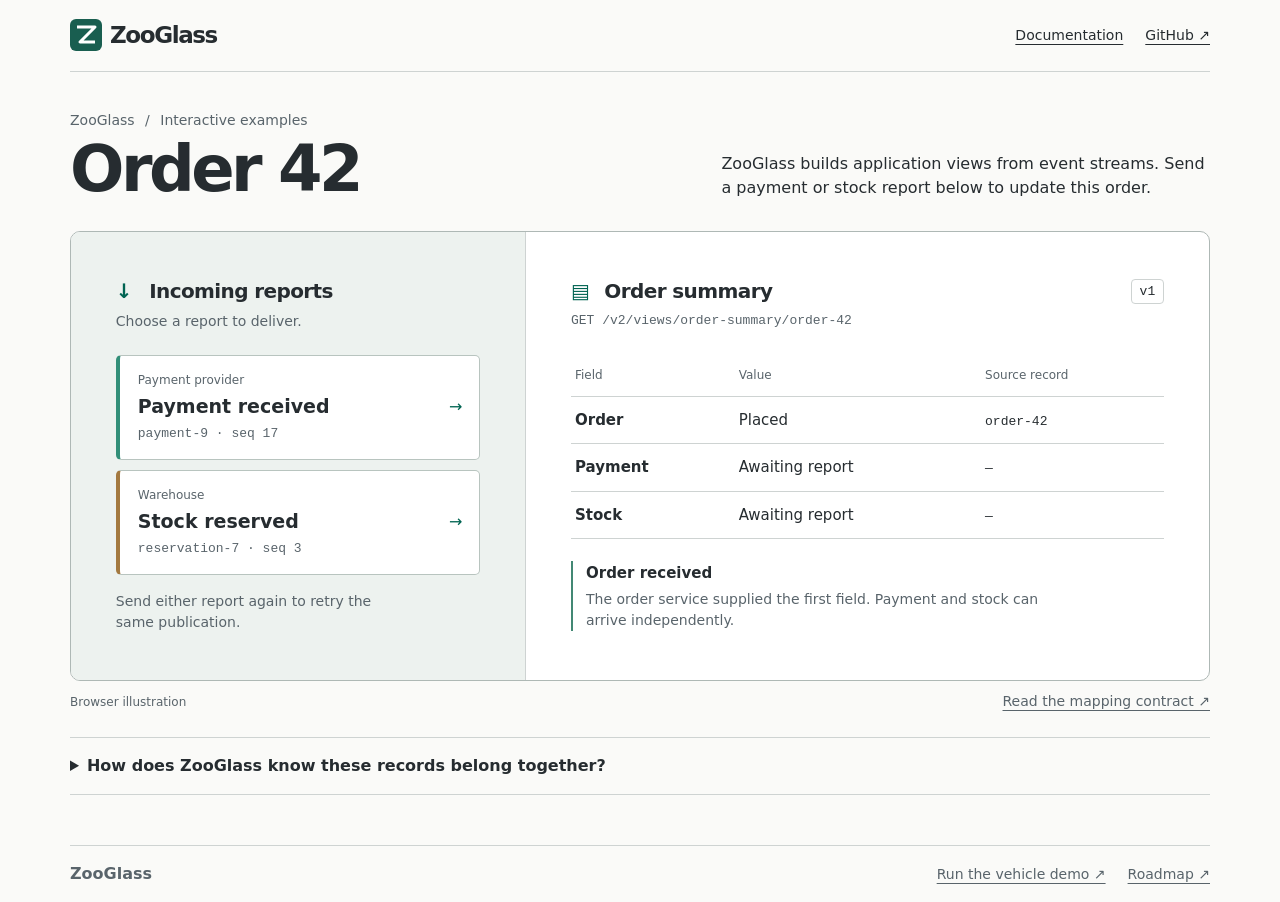
<file: site/index.html>
<!doctype html>
<html lang="en"><head>
<meta charset="utf-8"><meta name="viewport" content="width=device-width, initial-scale=1">
<meta name="theme-color" content="#fafaf8"><meta name="description" content="Explore how ZooGlass builds an order view from independent event streams.">
<link rel="canonical" href="https://zooglass.io/"><link rel="icon" href="assets/mark.svg" type="image/svg+xml">
<link rel="stylesheet" href="style.css"><script defer src="example.js"></script><title>ZooGlass · Order view</title></head>
<body><a class="skip" href="#workspace">Skip to order view</a>
<header><a href="./" class="brand"><img alt="" src="assets/mark.svg" width="32" height="32">ZooGlass</a>
<nav aria-label="Project"><a href="https://github.com/sproates/zooglass/blob/main/zooglass/README.md">Documentation</a><a href="https://github.com/sproates/zooglass">GitHub ↗</a></nav></header>
<main id="workspace">
<div class="title"><div><p class="crumb">ZooGlass <span>/</span> Interactive examples</p><h1>Order 42</h1></div><p>ZooGlass builds application views from event streams. Send a payment or stock report below to update this order.</p></div>
<div class="workspace">
<section class="inbox" aria-labelledby="incoming"><h2 id="incoming"><span class="icon" aria-hidden="true">↓</span> Incoming reports</h2>
<p class="hint">Choose a report to deliver.</p>
<div class="reports" role="group" aria-label="Deliver a report">
<button data-report="payment"><span class="source">Payment provider</span><strong>Payment received</strong><code>payment-9 · seq 17</code><i aria-hidden="true">→</i></button>
<button data-report="stock"><span class="source">Warehouse</span><strong>Stock reserved</strong><code>reservation-7 · seq 3</code><i aria-hidden="true">→</i></button>
</div><p class="tip">Send either report again to retry the same publication.</p>
</section>
<section class="snapshot" aria-labelledby="result"><div class="snapshot-head"><h2 id="result"><span class="icon" aria-hidden="true">▤</span> Order summary</h2><span class="version" id="version">v1</span></div>
<p class="endpoint">GET /v2/views/order-summary/order-42</p>
<table><caption class="sr">Current view fields and their source records</caption><thead><tr><th>Field</th><th>Value</th><th>Source record</th></tr></thead><tbody>
<tr><th scope="row">Order</th><td>Placed</td><td><code>order-42</code></td></tr>
<tr id="payment-row"><th scope="row">Payment</th><td id="payment">Awaiting report</td><td><code id="payment-key">—</code></td></tr>
<tr id="stock-row"><th scope="row">Stock</th><td id="stock">Awaiting report</td><td><code id="stock-key">—</code></td></tr>
</tbody></table>
<div class="receipt" role="status"><b id="outcome">Order received</b><p id="detail">The order service supplied the first field. Payment and stock can arrive independently.</p></div>
<button id="reset" type="button" hidden>Reset example</button>
</section></div>
<div class="footnote"><span>Browser illustration</span><a href="https://github.com/sproates/zooglass/blob/main/docs/design/relationships-and-conflicts.md">Read the mapping contract ↗</a></div>
<details><summary>How does ZooGlass know these records belong together?</summary><p>The application configures a lookup from the provider’s payment-9 and the warehouse’s reservation-7 to order-42. The order view uses that shared ID. ZooGlass retains each report’s original source, entity and sequence so it can recognise a retry.</p></details>
</main><footer><span>ZooGlass</span><a href="https://github.com/sproates/zooglass/blob/main/workbench/docs/continuous-driving.md">Run the vehicle demo ↗</a><a href="https://github.com/sproates/zooglass/blob/main/ROADMAP.md">Roadmap ↗</a></footer>
</body></html>
</file>
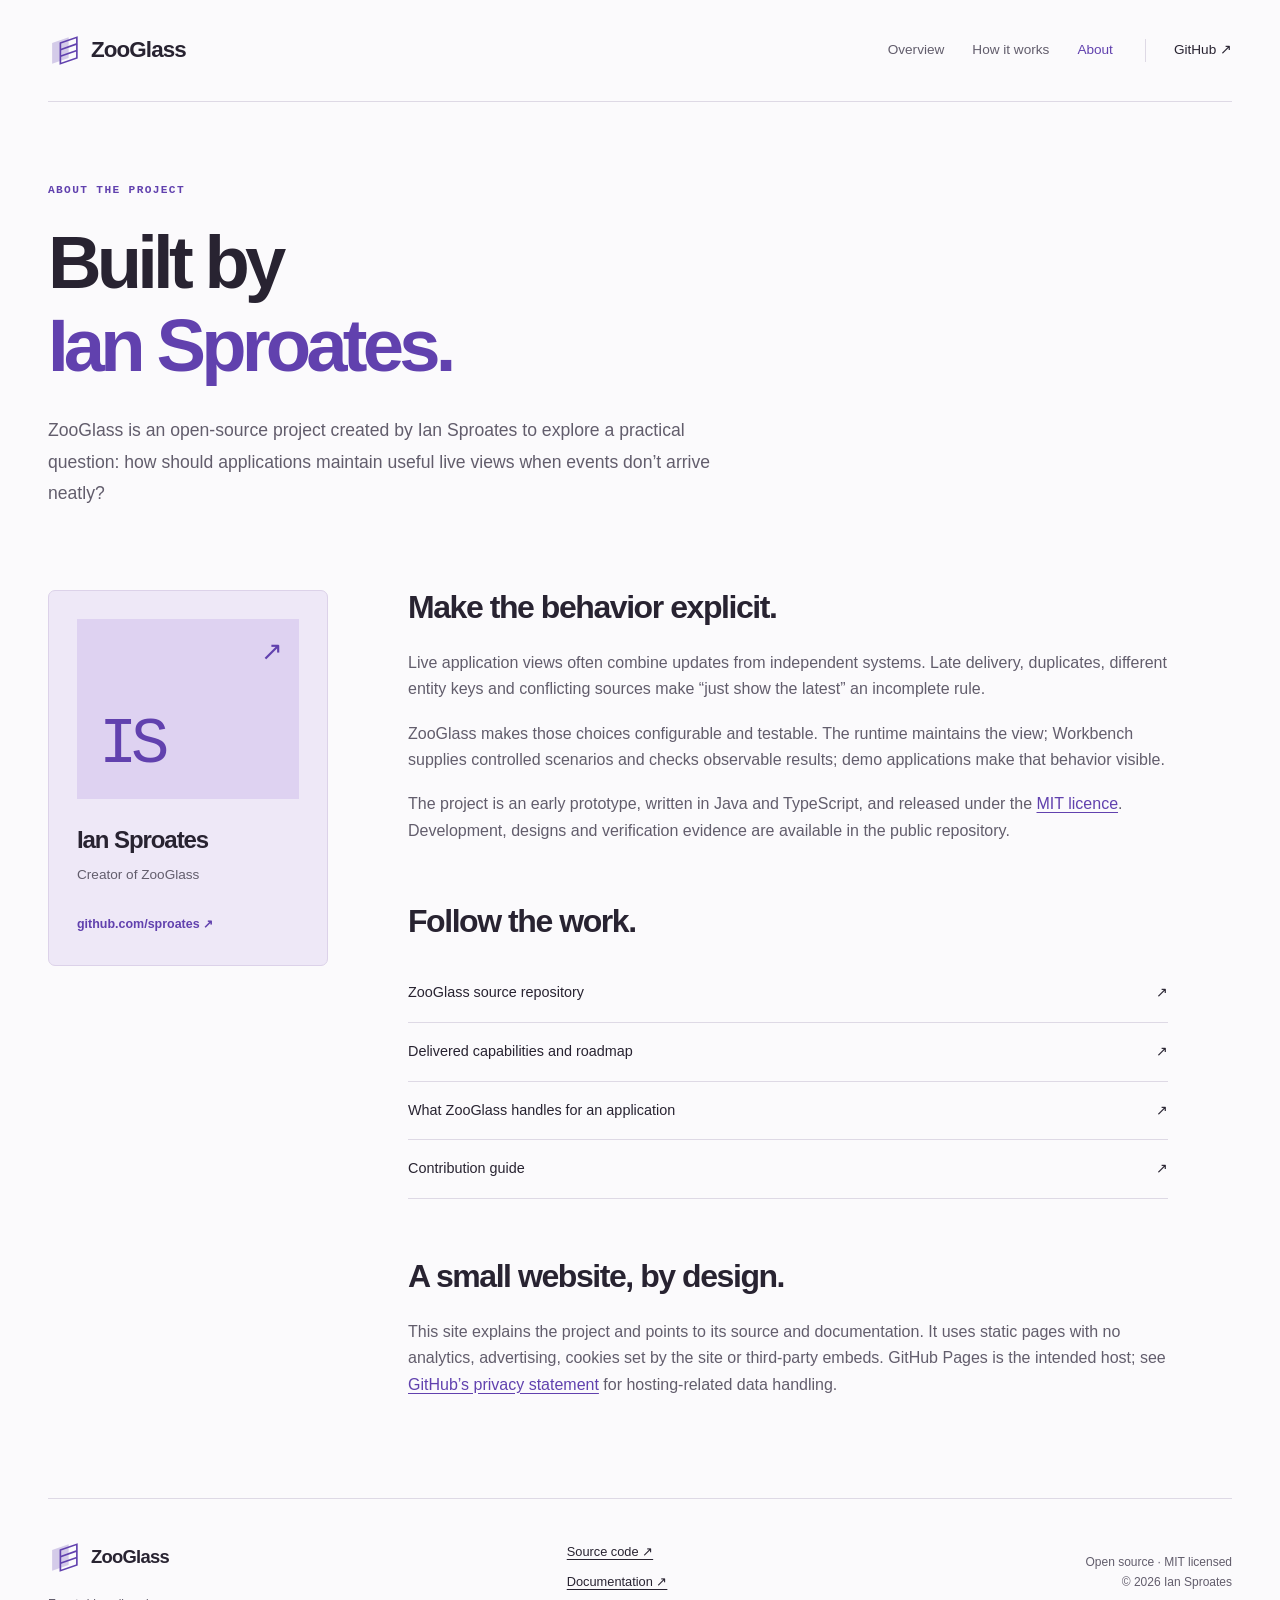
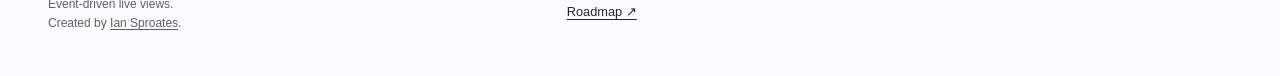
<file: site/about/index.html>
<!doctype html>
<html lang="en">
<head>
  <meta charset="utf-8">
  <meta name="viewport" content="width=device-width, initial-scale=1">
  <title>Ian Sproates — Creator of ZooGlass</title>
  <meta name="description" content="ZooGlass is an open-source event-driven live-view project created by Ian Sproates. Learn about its purpose, source code and development.">
  <meta name="author" content="Ian Sproates">
  <meta name="theme-color" content="#f5f2fc">
  <link rel="canonical" href="https://zooglass.io/about/">
  <meta property="og:type" content="website">
  <meta property="og:site_name" content="ZooGlass">
  <meta property="og:title" content="Ian Sproates — Creator of ZooGlass">
  <meta property="og:description" content="ZooGlass is an open-source event-driven live-view project created by Ian Sproates. Learn about its purpose, source code and development.">
  <meta property="og:url" content="https://zooglass.io/about/">
  <meta name="twitter:card" content="summary">
  <link rel="icon" href="../assets/favicon.svg" type="image/svg+xml">
  <link rel="stylesheet" href="../assets/site.css">
  <script type="application/ld+json">{"@context":"https://schema.org","@graph":[{"@type":"WebSite","@id":"https://zooglass.io/#website","url":"https://zooglass.io/","name":"ZooGlass","description":"Open-source event-driven live views.","creator":{"@id":"https://zooglass.io/about/#ian-sproates"}},{"@type":"Person","@id":"https://zooglass.io/about/#ian-sproates","name":"Ian Sproates","url":"https://zooglass.io/about/","sameAs":["https://github.com/sproates"]},{"@type":"SoftwareSourceCode","@id":"https://zooglass.io/#software","name":"ZooGlass","url":"https://zooglass.io/","codeRepository":"https://github.com/sproates/zooglass","license":"https://github.com/sproates/zooglass/blob/main/LICENSE","programmingLanguage":["Java","TypeScript"],"description":"An early open-source prototype for maintaining event-driven live views with configurable ordering, entity mappings, source priority and optional SQLite persistence.","author":{"@id":"https://zooglass.io/about/#ian-sproates"}},{"@type":"WebPage","@id":"https://zooglass.io/about/#page","url":"https://zooglass.io/about/","name":"Ian Sproates \u2014 Creator of ZooGlass","isPartOf":{"@id":"https://zooglass.io/#website"}}]}</script>
</head>
<body>
  <a class="skip-link" href="#main">Skip to content</a>
  <header class="site-header wrap">
    <a class="brand" href="../" aria-label="ZooGlass home"><svg class="brand-mark" viewBox="0 0 40 40" aria-hidden="true"><path d="M5 11 25 4v25L5 36Z" fill="currentColor" opacity=".25"/><path d="m15 11 20-7v25l-20 7Z" fill="none" stroke="currentColor" stroke-width="2"/><path d="m15 19 20-7M15 27l20-7" fill="none" stroke="currentColor" stroke-width="2"/></svg><span>ZooGlass</span></a>
    <nav aria-label="Main navigation"><a href="../">Overview</a><a href="../how-it-works/">How it works</a><a href="../about/" aria-current="page">About</a></nav>
    <a class="header-github" href="https://github.com/sproates/zooglass">GitHub <span aria-hidden="true">↗</span></a>
  </header>
  <main id="main">
<section class="page-hero wrap"><p class="eyebrow">ABOUT THE PROJECT</p><h1>Built by<br><span>Ian Sproates.</span></h1><p class="lede">ZooGlass is an open-source project created by Ian Sproates to explore a practical question: how should applications maintain useful live views when events don’t arrive neatly?</p></section>
<section class="wrap about-layout"><div class="author-card"><div class="author-monogram" aria-hidden="true">IS<span>↗</span></div><h2>Ian Sproates</h2><p>Creator of ZooGlass</p><a class="text-link" href="https://github.com/sproates">github.com/sproates ↗</a></div><div class="article-body"><section><h2>Make the behavior explicit.</h2><p>Live application views often combine updates from independent systems. Late delivery, duplicates, different entity keys and conflicting sources make “just show the latest” an incomplete rule.</p><p>ZooGlass makes those choices configurable and testable. The runtime maintains the view; Workbench supplies controlled scenarios and checks observable results; demo applications make that behavior visible.</p><p>The project is an early prototype, written in Java and TypeScript, and released under the <a href="https://github.com/sproates/zooglass/blob/main/LICENSE">MIT licence</a>. Development, designs and verification evidence are available in the public repository.</p></section><section><h2>Follow the work.</h2><div class="resource-links"><a href="https://github.com/sproates/zooglass"><span>ZooGlass source repository</span><span aria-hidden="true">↗</span></a><a href="https://github.com/sproates/zooglass/blob/main/ROADMAP.md"><span>Delivered capabilities and roadmap</span><span aria-hidden="true">↗</span></a><a href="https://github.com/sproates/zooglass/blob/main/docs/developer-value.md"><span>What ZooGlass handles for an application</span><span aria-hidden="true">↗</span></a><a href="https://github.com/sproates/zooglass/blob/main/CONTRIBUTING.md"><span>Contribution guide</span><span aria-hidden="true">↗</span></a></div></section><section><h2>A small website, by design.</h2><p>This site explains the project and points to its source and documentation. It uses static pages with no analytics, advertising, cookies set by the site or third-party embeds. GitHub Pages is the intended host; see <a href="https://docs.github.com/en/site-policy/privacy-policies/github-general-privacy-statement">GitHub’s privacy statement</a> for hosting-related data handling.</p></section></div></section>
</main>
  <footer class="site-footer wrap">
    <div><a class="brand" href="../"><svg class="brand-mark" viewBox="0 0 40 40" aria-hidden="true"><path d="M5 11 25 4v25L5 36Z" fill="currentColor" opacity=".25"/><path d="m15 11 20-7v25l-20 7Z" fill="none" stroke="currentColor" stroke-width="2"/><path d="m15 19 20-7M15 27l20-7" fill="none" stroke="currentColor" stroke-width="2"/></svg><span>ZooGlass</span></a><p>Event-driven live views.<br>Created by <a href="../about/">Ian Sproates</a>.</p></div>
    <nav aria-label="Footer navigation"><a href="https://github.com/sproates/zooglass">Source code ↗</a><a href="https://github.com/sproates/zooglass/blob/main/zooglass/README.md">Documentation ↗</a><a href="https://github.com/sproates/zooglass/blob/main/ROADMAP.md">Roadmap ↗</a></nav>
    <p class="footer-note">Open source · MIT licensed<br>© 2026 Ian Sproates</p>
  </footer>
</body>
</html>
</file>
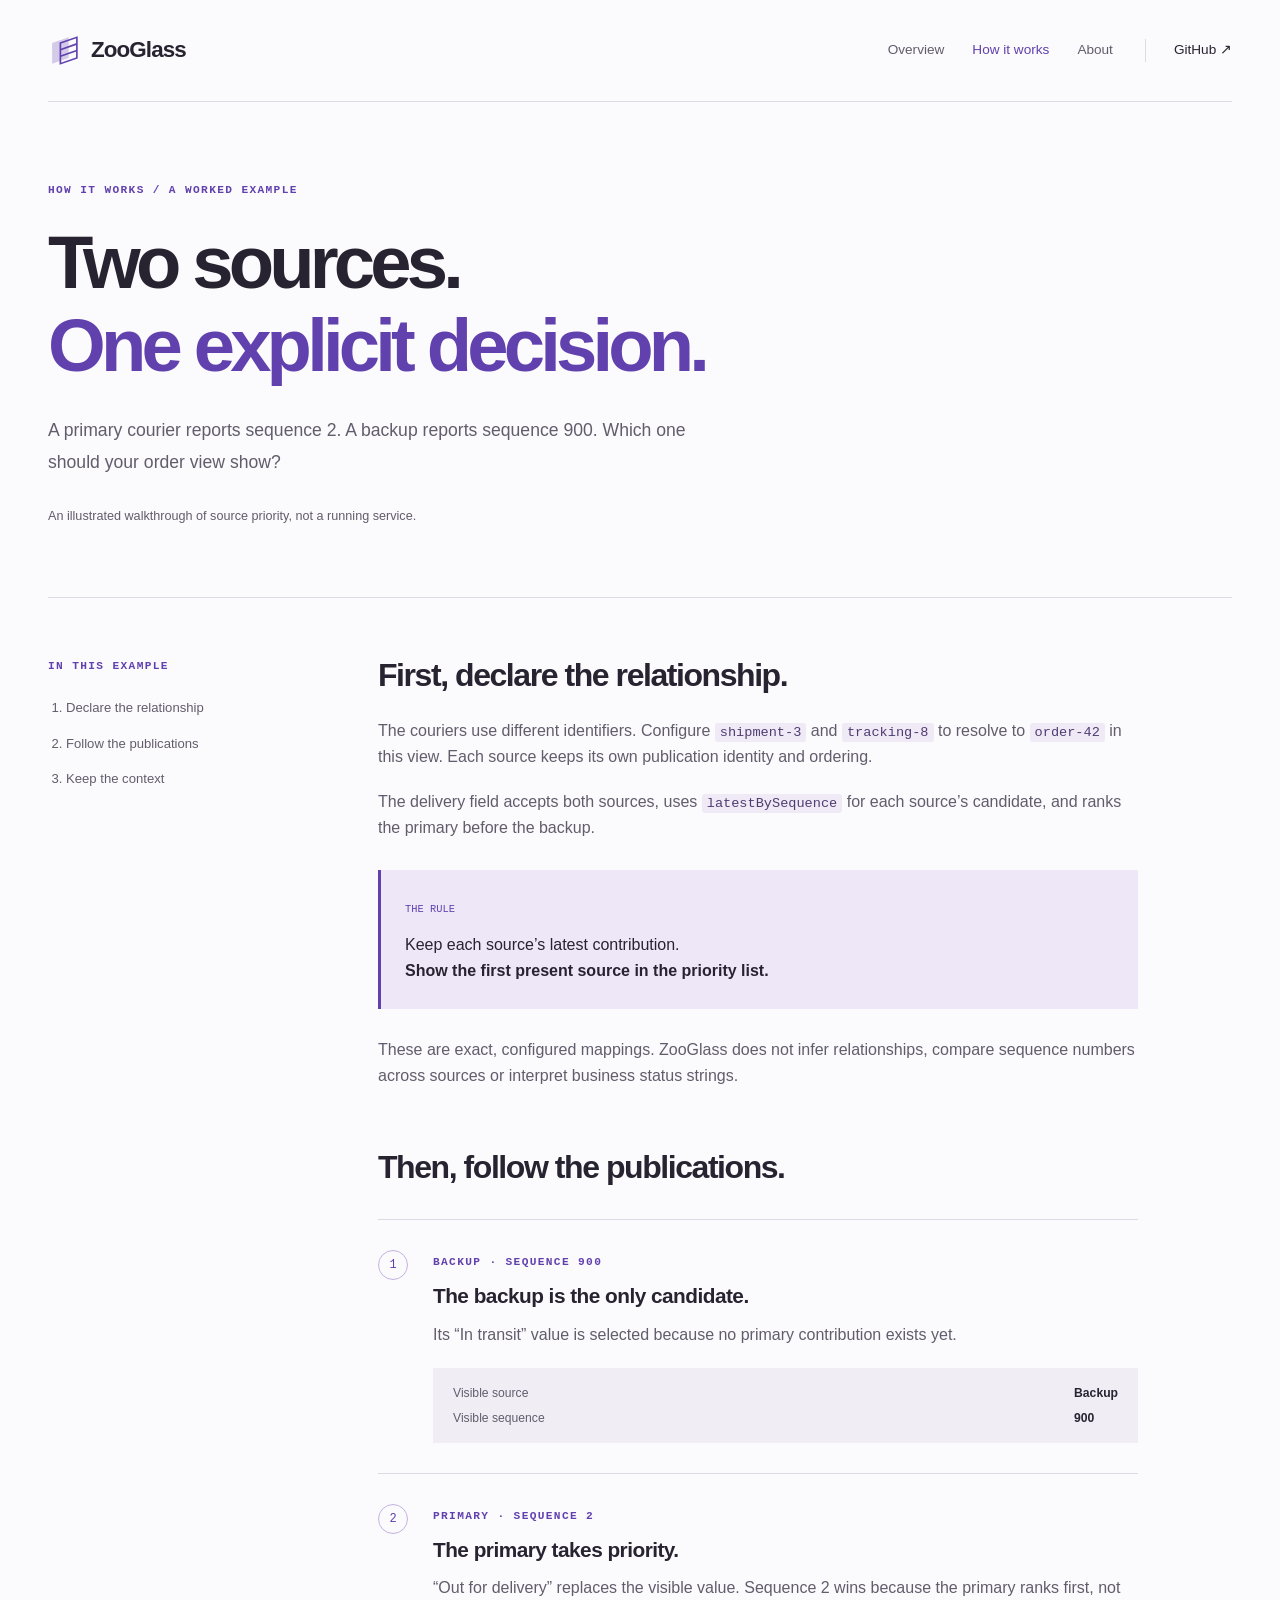
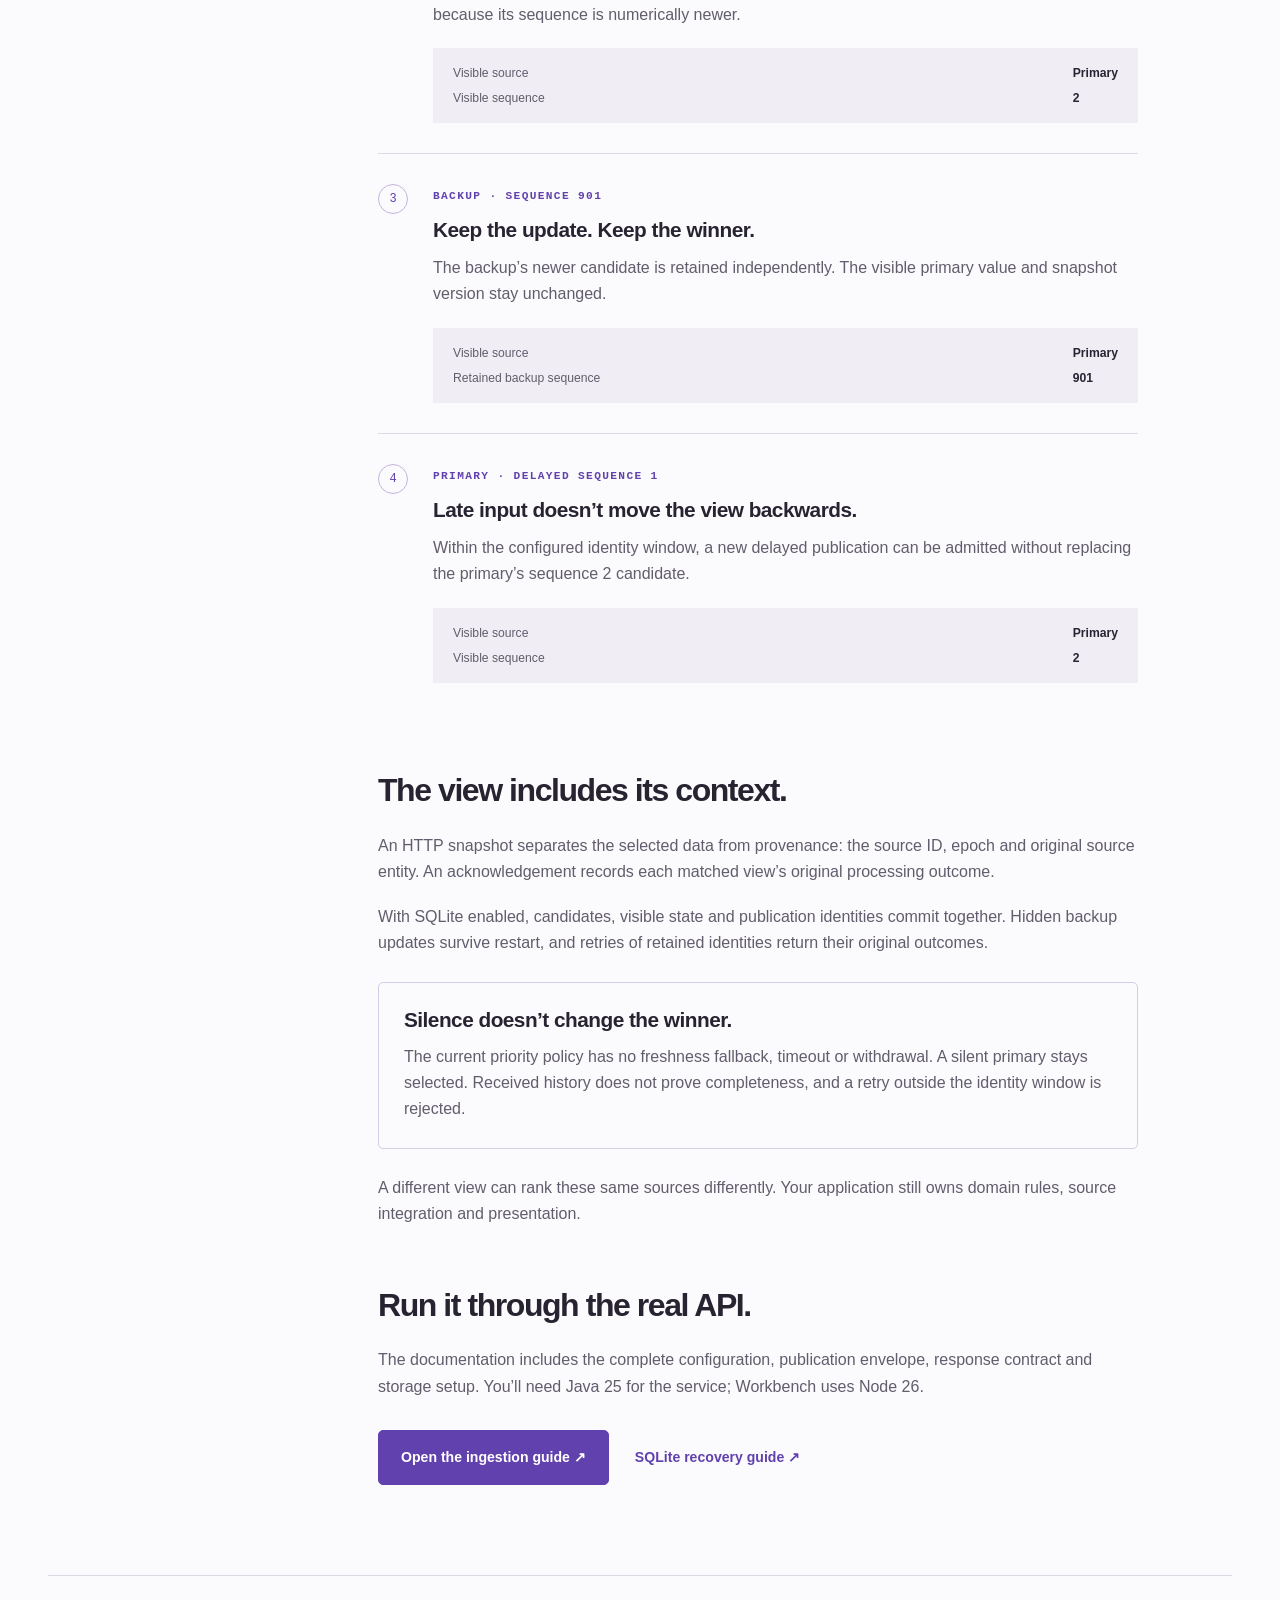
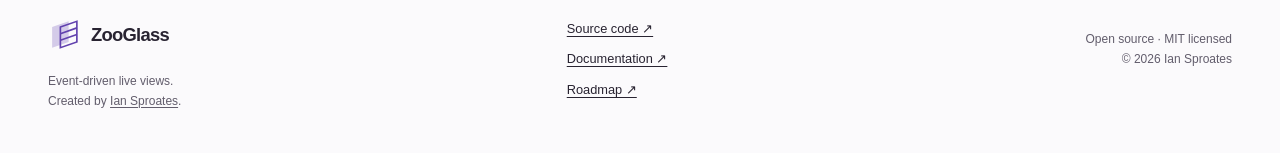
<file: site/how-it-works/index.html>
<!doctype html>
<html lang="en">
<head>
  <meta charset="utf-8">
  <meta name="viewport" content="width=device-width, initial-scale=1">
  <title>How ZooGlass works — Source priority, ordering and recovery</title>
  <meta name="description" content="Follow a concrete ZooGlass example: independently ordered courier updates, configured source priority, retained candidates and SQLite recovery.">
  <meta name="author" content="Ian Sproates">
  <meta name="theme-color" content="#f5f2fc">
  <link rel="canonical" href="https://zooglass.io/how-it-works/">
  <meta property="og:type" content="website">
  <meta property="og:site_name" content="ZooGlass">
  <meta property="og:title" content="How ZooGlass works — Source priority, ordering and recovery">
  <meta property="og:description" content="Follow a concrete ZooGlass example: independently ordered courier updates, configured source priority, retained candidates and SQLite recovery.">
  <meta property="og:url" content="https://zooglass.io/how-it-works/">
  <meta name="twitter:card" content="summary">
  <link rel="icon" href="../assets/favicon.svg" type="image/svg+xml">
  <link rel="stylesheet" href="../assets/site.css">
  <script type="application/ld+json">{"@context":"https://schema.org","@graph":[{"@type":"WebSite","@id":"https://zooglass.io/#website","url":"https://zooglass.io/","name":"ZooGlass","description":"Open-source event-driven live views.","creator":{"@id":"https://zooglass.io/about/#ian-sproates"}},{"@type":"Person","@id":"https://zooglass.io/about/#ian-sproates","name":"Ian Sproates","url":"https://zooglass.io/about/","sameAs":["https://github.com/sproates"]},{"@type":"SoftwareSourceCode","@id":"https://zooglass.io/#software","name":"ZooGlass","url":"https://zooglass.io/","codeRepository":"https://github.com/sproates/zooglass","license":"https://github.com/sproates/zooglass/blob/main/LICENSE","programmingLanguage":["Java","TypeScript"],"description":"An early open-source prototype for maintaining event-driven live views with configurable ordering, entity mappings, source priority and optional SQLite persistence.","author":{"@id":"https://zooglass.io/about/#ian-sproates"}},{"@type":"WebPage","@id":"https://zooglass.io/how-it-works/#page","url":"https://zooglass.io/how-it-works/","name":"How ZooGlass works \u2014 Source priority, ordering and recovery","isPartOf":{"@id":"https://zooglass.io/#website"}}]}</script>
</head>
<body>
  <a class="skip-link" href="#main">Skip to content</a>
  <header class="site-header wrap">
    <a class="brand" href="../" aria-label="ZooGlass home"><svg class="brand-mark" viewBox="0 0 40 40" aria-hidden="true"><path d="M5 11 25 4v25L5 36Z" fill="currentColor" opacity=".25"/><path d="m15 11 20-7v25l-20 7Z" fill="none" stroke="currentColor" stroke-width="2"/><path d="m15 19 20-7M15 27l20-7" fill="none" stroke="currentColor" stroke-width="2"/></svg><span>ZooGlass</span></a>
    <nav aria-label="Main navigation"><a href="../">Overview</a><a href="../how-it-works/" aria-current="page">How it works</a><a href="../about/">About</a></nav>
    <a class="header-github" href="https://github.com/sproates/zooglass">GitHub <span aria-hidden="true">↗</span></a>
  </header>
  <main id="main">
<section class="page-hero wrap"><p class="eyebrow">HOW IT WORKS / A WORKED EXAMPLE</p><h1>Two sources.<br><span>One explicit decision.</span></h1><p class="lede">A primary courier reports sequence 2. A backup reports sequence 900. Which one should your order view show?</p><p class="byline">An illustrated walkthrough of source priority, not a running service.</p></section>
<section class="wrap article-layout"><aside class="article-aside"><p class="eyebrow">IN THIS EXAMPLE</p><ol><li><a href="#configure">Declare the relationship</a></li><li><a href="#sequence">Follow the publications</a></li><li><a href="#recovery">Keep the context</a></li></ol></aside><div class="article-body">
<section id="configure"><h2>First, declare the relationship.</h2><p>The couriers use different identifiers. Configure <code>shipment-3</code> and <code>tracking-8</code> to resolve to <code>order-42</code> in this view. Each source keeps its own publication identity and ordering.</p><p>The delivery field accepts both sources, uses <code>latestBySequence</code> for each source’s candidate, and ranks the primary before the backup.</p><div class="rule"><span class="mono">THE RULE</span><p>Keep each source’s latest contribution.<br><strong>Show the first present source in the priority list.</strong></p></div><p>These are exact, configured mappings. ZooGlass does not infer relationships, compare sequence numbers across sources or interpret business status strings.</p></section>
<section id="sequence"><h2>Then, follow the publications.</h2><div class="timeline">
<article><span class="step-number">1</span><div><p class="eyebrow">BACKUP · SEQUENCE 900</p><h3>The backup is the only candidate.</h3><p>Its “In transit” value is selected because no primary contribution exists yet.</p><div class="result"><span>Visible source</span><strong>Backup</strong><span>Visible sequence</span><strong>900</strong></div></div></article>
<article><span class="step-number">2</span><div><p class="eyebrow">PRIMARY · SEQUENCE 2</p><h3>The primary takes priority.</h3><p>“Out for delivery” replaces the visible value. Sequence 2 wins because the primary ranks first, not because its sequence is numerically newer.</p><div class="result"><span>Visible source</span><strong>Primary</strong><span>Visible sequence</span><strong>2</strong></div></div></article>
<article><span class="step-number">3</span><div><p class="eyebrow">BACKUP · SEQUENCE 901</p><h3>Keep the update. Keep the winner.</h3><p>The backup’s newer candidate is retained independently. The visible primary value and snapshot version stay unchanged.</p><div class="result"><span>Visible source</span><strong>Primary</strong><span>Retained backup sequence</span><strong>901</strong></div></div></article>
<article><span class="step-number">4</span><div><p class="eyebrow">PRIMARY · DELAYED SEQUENCE 1</p><h3>Late input doesn’t move the view backwards.</h3><p>Within the configured identity window, a new delayed publication can be admitted without replacing the primary’s sequence 2 candidate.</p><div class="result"><span>Visible source</span><strong>Primary</strong><span>Visible sequence</span><strong>2</strong></div></div></article>
</div></section>
<section id="recovery"><h2>The view includes its context.</h2><p>An HTTP snapshot separates the selected data from provenance: the source ID, epoch and original source entity. An acknowledgement records each matched view’s original processing outcome.</p><p>With SQLite enabled, candidates, visible state and publication identities commit together. Hidden backup updates survive restart, and retries of retained identities return their original outcomes.</p><div class="callout"><h3>Silence doesn’t change the winner.</h3><p>The current priority policy has no freshness fallback, timeout or withdrawal. A silent primary stays selected. Received history does not prove completeness, and a retry outside the identity window is rejected.</p></div><p>A different view can rank these same sources differently. Your application still owns domain rules, source integration and presentation.</p></section>
<section><h2>Run it through the real API.</h2><p>The documentation includes the complete configuration, publication envelope, response contract and storage setup. You’ll need Java 25 for the service; Workbench uses Node 26.</p><div class="actions"><a class="button primary" href="https://github.com/sproates/zooglass/blob/main/zooglass/docs/v2-ingestion.md">Open the ingestion guide ↗</a><a class="text-link" href="https://github.com/sproates/zooglass/blob/main/zooglass/docs/sqlite-storage.md">SQLite recovery guide ↗</a></div></section>
</div></section>
</main>
  <footer class="site-footer wrap">
    <div><a class="brand" href="../"><svg class="brand-mark" viewBox="0 0 40 40" aria-hidden="true"><path d="M5 11 25 4v25L5 36Z" fill="currentColor" opacity=".25"/><path d="m15 11 20-7v25l-20 7Z" fill="none" stroke="currentColor" stroke-width="2"/><path d="m15 19 20-7M15 27l20-7" fill="none" stroke="currentColor" stroke-width="2"/></svg><span>ZooGlass</span></a><p>Event-driven live views.<br>Created by <a href="../about/">Ian Sproates</a>.</p></div>
    <nav aria-label="Footer navigation"><a href="https://github.com/sproates/zooglass">Source code ↗</a><a href="https://github.com/sproates/zooglass/blob/main/zooglass/README.md">Documentation ↗</a><a href="https://github.com/sproates/zooglass/blob/main/ROADMAP.md">Roadmap ↗</a></nav>
    <p class="footer-note">Open source · MIT licensed<br>© 2026 Ian Sproates</p>
  </footer>
</body>
</html>
</file>
<file: site/style.css>
:root{color-scheme:light;--ink:#262c30;--muted:#59646b;--line:#ced3d2;--accent:#006452;--paper:#fafaf8}
*{box-sizing:border-box}
body{margin:0;background:var(--paper);color:var(--ink);font:16px/1.5 system-ui,sans-serif}
header,main,footer{width:min(1140px,92%);margin:auto}
header,footer,nav,.brand,.snapshot-head,.footnote{display:flex;align-items:center}
header,footer,.snapshot-head,.footnote{justify-content:space-between}
header{padding:18px 0;border-bottom:1px solid var(--line)}
nav,footer{gap:22px}
a{color:inherit;text-underline-offset:4px}
nav a,footer a,.footnote a{font-size:14px}
.brand{gap:8px;font-weight:700;font-size:23px;letter-spacing:-.06em;text-decoration:none}
.skip,.sr{position:absolute;clip-path:inset(50%);width:1px;height:1px;overflow:hidden}
.skip:focus{clip-path:none;width:auto;height:auto;background:white;padding:10px;z-index:2}
:focus-visible{outline:3px solid #008d76;outline-offset:3px}
main{padding:38px 0 50px}
.title{display:flex;gap:32px;align-items:end;justify-content:space-between;margin-bottom:28px}
.crumb,.hint,.tip,.endpoint,.footnote{color:var(--muted);font-size:14px}
.crumb{margin:0 0 5px}.crumb span{margin:0 6px}
h1,h2,p{margin-top:0}h1{font-size:clamp(40px,5vw,68px);line-height:1.05;letter-spacing:-.055em;font-weight:600;margin-bottom:0}
.title>p{max-width:48ch;margin-bottom:3px}
.workspace{display:grid;grid-template-columns:.8fr 1.2fr;border:1px solid #aeb8b5;border-radius:10px;overflow:hidden;background:white}
.inbox,.snapshot{padding:clamp(20px,3.5vw,45px)}
.inbox{background:#edf2ef;border-right:1px solid var(--line)}
h2{font-size:20px;letter-spacing:-.03em;font-weight:630;margin-bottom:0}
.icon{display:inline-block;width:27px;color:var(--accent)}
.hint,.endpoint{margin:5px 0 23px}
button{font:inherit;color:inherit;cursor:pointer}
.reports{display:grid;gap:10px}
.reports button{position:relative;display:grid;gap:3px;text-align:left;padding:15px 35px 16px 18px;border:1px solid #b8c4bf;border-left:4px solid #328f78;border-radius:5px;background:white}
.reports button+button{border-left-color:#a37940}
.reports button:hover{background:#f7fcf9;border-color:#477463}
.source{font-size:12px;color:var(--muted)}
.reports strong{font-size:19px;font-weight:600}
code,.version,.endpoint{font-family:ui-monospace,Consolas,monospace;font-size:13px}
.reports code{color:var(--muted)}
.reports i{position:absolute;right:17px;top:37%;font-style:normal;color:var(--accent)}
.tip{margin:16px 0 0;max-width:32ch}
.version{padding:2px 8px;border:1px solid var(--line);border-radius:4px}
.endpoint{overflow-wrap:anywhere}
table{width:100%;border-collapse:collapse;text-align:left}
th,td{border-bottom:1px solid var(--line);padding:12px 4px;font-weight:450;font-size:15px}
thead th{color:var(--muted);font-size:12px}
tbody th{font-weight:600}.present td:first-of-type{color:var(--accent);font-weight:650}
.receipt{margin-top:22px;border-left:2px solid #438874;padding-left:13px}
.receipt b{font-size:15px}.receipt p{font-size:14px;max-width:53ch;margin:4px 0;color:var(--muted)}
#reset{background:transparent;border:0;text-decoration:underline;text-underline-offset:3px;padding:7px 0;font-size:13px;color:var(--muted)}
.footnote{margin:10px 0 25px;gap:14px;font-size:12px}
details{border-top:1px solid var(--line);border-bottom:1px solid var(--line);padding:16px 0}
summary{cursor:pointer;font-weight:550}details p{max-width:74ch;margin:12px 0 3px}
footer{border-top:1px solid var(--line);padding:16px 0;color:var(--muted);flex-wrap:wrap}
footer span{margin-right:auto;font-weight:650}
@media(max-width:720px){.workspace{grid-template-columns:1fr}.inbox{border-right:0;border-bottom:1px solid var(--line)}.title{display:block}.title>p{margin:10px 0 0}.reports{grid-template-columns:1fr 1fr}.reports button{padding:11px}.reports i{display:none}.reports strong{font-size:16px}.reports code{font-size:11px}.hint,.endpoint{margin-bottom:14px}.tip{max-width:none}main{padding-top:24px}.footnote{align-items:start}.footnote a{font-size:12px}}
@media(max-width:400px){header nav{gap:10px}.brand{font-size:20px}.brand img{width:24px}.inbox,.snapshot{padding:14px}td,th{font-size:13px}td code{font-size:11px}footer{gap:12px}footer a{font-size:12px}}
</file>
<file: site/assets/site.css>
:root {
  --ink: #282331;
  --muted: #625d6c;
  --violet: #6141ae;
  --lavender: #e9e1f7;
  --paper: #fbfafc;
  --line: #ded9e5;
  --mono: ui-monospace, SFMono-Regular, Consolas, monospace;
}
* { box-sizing: border-box; }
html { scroll-behavior: smooth; scroll-padding-top: 2rem; }
body { margin: 0; background: var(--paper); color: var(--ink); font-family: -apple-system, BlinkMacSystemFont, "Segoe UI", sans-serif; font-size: 16px; line-height: 1.65; }
a { color: inherit; text-underline-offset: .2em; }
a:hover { color: var(--violet); }
:focus-visible { outline: 3px solid var(--violet); outline-offset: 5px; }
::selection { background: #d8c8f5; }
.wrap { width: min(1200px, calc(100% - 96px)); margin-inline: auto; }
h1, h2, h3, p, figure { margin: 0; }
h1, h2, h3 { line-height: 1.12; font-weight: 620; }
h1 { font-size: clamp(3.4rem, 5.8vw, 5.25rem); letter-spacing: -.065em; }
h1 > span { color: var(--violet); }
h2 { font-size: clamp(2rem, 3.2vw, 3rem); letter-spacing: -.045em; }
h3 { font-size: 1.3rem; letter-spacing: -.025em; }
p { color: var(--muted); }
code, .mono { font-family: var(--mono); }
code { font-size: .85em; }
.eyebrow { font: 600 .7rem/1.5 var(--mono); letter-spacing: .12em; color: var(--violet); margin-bottom: 22px; }
.status-dot { display: inline-block; width: 6px; height: 6px; background: var(--violet); border-radius: 50%; margin-right: 8px; vertical-align: 1px; }
.skip-link { position: fixed; z-index: 10; top: 10px; left: 10px; transform: translateY(-180%); padding: 10px 20px; background: white; }
.skip-link:focus { transform: none; }
.site-header { display: flex; align-items: center; gap: 32px; min-height: 102px; border-bottom: 1px solid var(--line); }
.brand { display: inline-flex; align-items: center; gap: 10px; font-size: 1.4rem; font-weight: 650; text-decoration: none; letter-spacing: -.04em; }
.brand-mark { width: 33px; height: 33px; color: var(--violet); flex-shrink: 0; }
.site-header nav { display: flex; gap: 28px; margin-left: auto; font-size: .85rem; }
.site-header nav a, .header-github { text-decoration: none; }
.site-header nav a { color: var(--muted); }
.site-header nav a[aria-current], .site-header nav a:hover { color: var(--violet); }
.header-github { font-size: .85rem; border-left: 1px solid var(--line); padding-left: 28px; }
.hero { display: grid; grid-template-columns: 1.1fr 1fr; gap: 64px; align-items: center; padding-block: 88px 90px; }
.lede { font-size: 1.1rem; line-height: 1.8; max-width: 570px; margin-top: 28px; }
.actions { display: flex; align-items: center; gap: 26px; flex-wrap: wrap; margin-top: 30px; }
.button { display: inline-flex; justify-content: center; align-items: center; gap: 18px; padding: 15px 22px; text-decoration: none; font-size: .88rem; font-weight: 600; border-radius: 5px; }
.primary { color: white; background: var(--violet); border: 1px solid var(--violet); }
.primary:hover { color: white; background: #4b2e91; }
.text-link { display: inline-block; font-weight: 600; font-size: .88rem; color: var(--violet); text-decoration: none; }
.text-link:hover { text-decoration: underline; }
.byline { font-size: .79rem; margin-top: 28px; }
.byline a { color: var(--ink); }
.view-figure { background: #f1edf7; border: 1px solid #dcd4e9; border-radius: 12px; padding: 24px; box-shadow: 0 20px 50px -36px #766090; }
.figure-bar { display: flex; justify-content: space-between; align-items: center; gap: 10px; margin-bottom: 28px; }
.figure-bar .mono { font-size: .63rem; letter-spacing: .07em; color: var(--violet); }
.figure-id { font-family: var(--mono); font-size: .56rem; color: var(--muted); }
.source-row { display: flex; justify-content: space-between; align-items: center; gap: 12px; padding: 12px; background: var(--paper); border: 1px solid #d5c9e9; border-radius: 5px; font-size: .79rem; }
.source-row + .source-row { margin-top: 9px; }
.source-row > div { display: flex; align-items: center; gap: 12px; }
.source-row code { color: var(--muted); white-space: nowrap; }
.source-icon { display: inline-grid; place-items: center; background: var(--lavender); color: var(--violet); width: 29px; height: 29px; font: 600 .75rem var(--mono); border-radius: 4px; }
.secondary-source { border-style: dashed; }
.secondary-source .source-icon { color: var(--muted); background: #eae7ef; }
.flow-line { display: flex; align-items: center; gap: 14px; padding: 14px 18px; }
.flow-line > span { font-size: 24px; color: var(--violet); }
.flow-line p { font: .62rem/1.6 var(--mono); }
.glass-view { color: #f8f5ff; background: #292333; border: 1px solid #473c59; border-radius: 7px; padding: 21px; }
.view-heading { display: flex; align-items: center; justify-content: space-between; gap: 12px; font: .71rem var(--mono); color: #d5c5f4; }
.small-tag { font-size: .51rem; letter-spacing: .07em; border: 1px solid #61546f; padding: 5px 6px; border-radius: 3px; }
.view-value { display: flex; align-items: center; gap: 10px; margin: 22px 0; color: #fff; font-size: 1.55rem; letter-spacing: -.03em; }
.value-dot { width: 7px; height: 7px; background: #c6e8ce; border-radius: 50%; }
dl { margin: 0; font-size: .66rem; }
dl > div { display: flex; justify-content: space-between; gap: 10px; padding: 9px 0; border-top: 1px solid #48414f; }
dt { color: #c0b7cc; }
dd { margin: 0; text-align: right; }
figcaption { font-size: .63rem; line-height: 1.7; margin-top: 17px; color: var(--muted); }
.spec-strip { border-block: 1px solid var(--line); background: #f5f2f8; }
.spec-strip .wrap { display: flex; justify-content: space-between; flex-wrap: wrap; gap: 16px 24px; padding-block: 22px; font: .68rem/1.5 var(--mono); color: var(--muted); }
.section { padding-block: 100px; }
.section-intro { display: grid; grid-template-columns: 1fr 1fr; column-gap: 90px; align-items: end; }
.section-intro .eyebrow { grid-column: 1 / -1; }
.section-intro > p:last-child { max-width: 470px; }
.principles { display: grid; grid-template-columns: repeat(3,1fr); gap: 42px; margin-top: 60px; }
.principles article { border-top: 1px solid var(--line); padding-top: 22px; }
.index { font: .68rem var(--mono); color: var(--violet); }
.principles h3 { margin: 25px 0 14px; max-width: 240px; }
.principles p { font-size: .91rem; }
.example-section { padding-block: 75px; background: #eee8f7; border-block: 1px solid #ded4ee; }
.example-layout, .evidence-layout { display: grid; grid-template-columns: .85fr 1.15fr; gap: 85px; align-items: center; }
.example-layout > div > p:not(.eyebrow), .evidence-layout > div > p:not(.eyebrow) { margin-block: 24px; }
.code-window { min-width: 0; background: #fcfaff; border: 1px solid #d7cce8; border-radius: 7px; }
.code-caption { display: flex; justify-content: space-between; gap: 10px; padding: 16px 22px; border-bottom: 1px solid #e3dbed; font-size: .75rem; }
.code-caption .mono { font-size: .6rem; color: var(--muted); }
pre { margin: 0; padding: 24px; overflow-x: auto; color: #45316b; line-height: 1.9; font-size: .85rem; }
.code-window > p { margin: 0 !important; padding: 0 24px 20px; font-size: .68rem; }
.evidence-list > a { display: flex; align-items: center; gap: 24px; border-top: 1px solid var(--line); padding: 26px 0; text-decoration: none; }
.evidence-list > a:last-child { border-bottom: 1px solid var(--line); }
.evidence-list > a > .index { width: 45px; flex-shrink: 0; }
.evidence-list > a > span:last-child { margin-left: auto; }
.evidence-list strong { display: block; font-size: 1rem; font-weight: 600; }
.evidence-list small { display: block; color: var(--muted); font-size: .8rem; margin-top: 5px; }
.project-note { display: grid; grid-template-columns: 1fr 1fr; gap: 85px; padding: 48px; border: 1px solid var(--line); background: #f4f1f7; border-radius: 7px; }
.project-note h2 { font-size: 2rem; }
.project-note p:not(.eyebrow) { font-size: .87rem; margin-bottom: 14px; }
.closing { padding-block: 100px; }
.closing h2 { font-size: clamp(2.6rem,4vw,4rem); }
.site-footer { border-top: 1px solid var(--line); padding-block: 42px; display: grid; grid-template-columns: 1fr 1fr auto; gap: 40px; }
.site-footer .brand { font-size: 1.15rem; }
.site-footer p { margin-top: 12px; font-size: .75rem; }
.site-footer nav { display: flex; flex-direction: column; align-items: flex-start; gap: 9px; font-size: .8rem; }
.footer-note { text-align: right; }
.page-hero { padding-block: 80px 70px; }
.page-hero h1 { max-width: 950px; }
.page-hero .lede { max-width: 690px; }
.article-layout { display: grid; grid-template-columns: 250px minmax(0,1fr); gap: 80px; border-top: 1px solid var(--line); padding-block: 60px 90px; }
.article-aside { align-self: start; position: sticky; top: 30px; }
.article-aside ol { padding-left: 18px; color: var(--muted); font-size: .82rem; }
.article-aside li { margin-bottom: 14px; }
.article-aside a { text-decoration: none; }
.article-body { max-width: 760px; min-width: 0; }
.article-body section + section { margin-top: 60px; }
.article-body h2 { font-size: 2rem; margin-bottom: 24px; }
.article-body p + p { margin-top: 18px; }
.article-body p > code { background: #f0eaf7; border-radius: 3px; padding: 2px 5px; overflow-wrap: anywhere; color: #503c71; }
.article-body p > a { color: var(--violet); }
.rule { margin-block: 28px; padding: 24px; background: #eee7f8; border-left: 3px solid var(--violet); }
.rule > span { font-size: .65rem; color: var(--violet); }
.rule p { margin-top: 12px; color: var(--ink); }
.timeline { margin-top: 34px; }
.timeline article { display: grid; grid-template-columns: 35px minmax(0,1fr); gap: 20px; border-top: 1px solid var(--line); padding-block: 30px; }
.step-number { width: 30px; height: 30px; border: 1px solid #c4b3df; border-radius: 50%; display: grid; place-items: center; color: var(--violet); font: .75rem var(--mono); }
.timeline .eyebrow { margin: 4px 0 13px; }
.timeline h3 { margin-bottom: 14px; }
.result { display: grid; grid-template-columns: 1fr auto; font-size: .76rem; margin-top: 20px; padding: 15px 20px; background: #f0edf5; gap: 5px 15px; }
.result > span { color: var(--muted); }
.callout { padding: 25px; border: 1px solid #d7cce8; border-radius: 5px; margin-block: 26px; }
.callout h3 { margin-bottom: 12px; }
.about-layout { display: grid; grid-template-columns: 280px minmax(0,1fr); gap: 80px; padding-block: 10px 100px; }
.author-card { align-self: start; padding: 28px; background: #eee8f7; border: 1px solid #dcd2e9; border-radius: 7px; }
.author-monogram { background: #ded2f1; color: var(--violet); height: 180px; padding: 22px; display: flex; align-items: end; justify-content: space-between; font: 500 4rem/1 var(--mono); letter-spacing: -.1em; margin-bottom: 28px; }
.author-monogram > span { align-self: start; font-size: 1.6rem; }
.author-card h2 { font-size: 1.5rem; }
.author-card p { font-size: .85rem; margin-block: 10px 24px; }
.author-card .text-link { font-size: .78rem; }
.resource-links a { display: flex; justify-content: space-between; gap: 20px; padding: 17px 0; border-bottom: 1px solid var(--line); font-size: .9rem; text-decoration: none; }
@media (min-width: 1600px) { .hero { padding-block: 110px; } }
@media (max-width: 1050px) {
  .wrap { width: calc(100% - 64px); }
  .hero { gap: 34px; }
  h1 { font-size: 3.7rem; }
  .figure-id { display: none; }
  .view-value { font-size: 1.3rem; }
  .example-layout, .evidence-layout, .section-intro, .project-note { gap: 40px; }
  .article-layout { grid-template-columns: 180px minmax(0,1fr); gap: 40px; }
  .about-layout { gap: 40px; grid-template-columns: 240px minmax(0,1fr); }
}
@media (max-width: 760px) {
  .wrap { width: calc(100% - 40px); }
  .site-header { gap: 18px; flex-wrap: wrap; padding-block: 20px 16px; min-height: 0; }
  .brand { font-size: 1.3rem; }
  .site-header nav { order: 3; width: 100%; margin-left: 0; justify-content: flex-start; gap: 25px; font-size: .8rem; padding-top: 8px; }
  .header-github { margin-left: auto; padding-left: 0; border: 0; font-size: .8rem; }
  .hero { grid-template-columns: 1fr; padding-block: 52px; gap: 42px; }
  h1 { font-size: clamp(2.9rem, 10vw, 4.6rem); }
  .lede { font-size: 1rem; margin-top: 22px; }
  .hero-copy { max-width: 560px; }
  .view-figure { max-width: 520px; width: 100%; padding: 22px; }
  .figure-id { display: block; }
  .spec-strip .wrap { display: grid; grid-template-columns: 1fr 1fr; font-size: .61rem; gap: 15px; }
  .section { padding-block: 60px; }
  .section-intro, .example-layout, .evidence-layout, .project-note, .about-layout { grid-template-columns: 1fr; gap: 26px; }
  .section-intro .eyebrow { margin-bottom: -5px; }
  .principles { grid-template-columns: 1fr; gap: 28px; margin-top: 36px; }
  .principles h3 { max-width: none; margin-top: 15px; }
  .principles p { max-width: 550px; }
  .example-section { padding-block: 50px; }
  .example-layout { gap: 35px; }
  .project-note { padding: 27px; }
  .closing { padding-block: 65px; }
  .site-footer { grid-template-columns: 1fr 1fr; gap: 30px 20px; }
  .footer-note { text-align: left; grid-column: 1 / -1; }
  .page-hero { padding-block: 50px; }
  .article-layout { grid-template-columns: 1fr; gap: 30px; padding-block: 30px 60px; }
  .article-aside { position: static; }
  .article-body h2 { font-size: 1.85rem; }
  .timeline article { grid-template-columns: 28px minmax(0,1fr); gap: 14px; }
  .about-layout { padding-bottom: 60px; gap: 45px; }
  .author-card { max-width: 340px; }
  .author-monogram { height: 145px; }
}
@media (prefers-reduced-motion: reduce) { html { scroll-behavior: auto; } }
</file>
